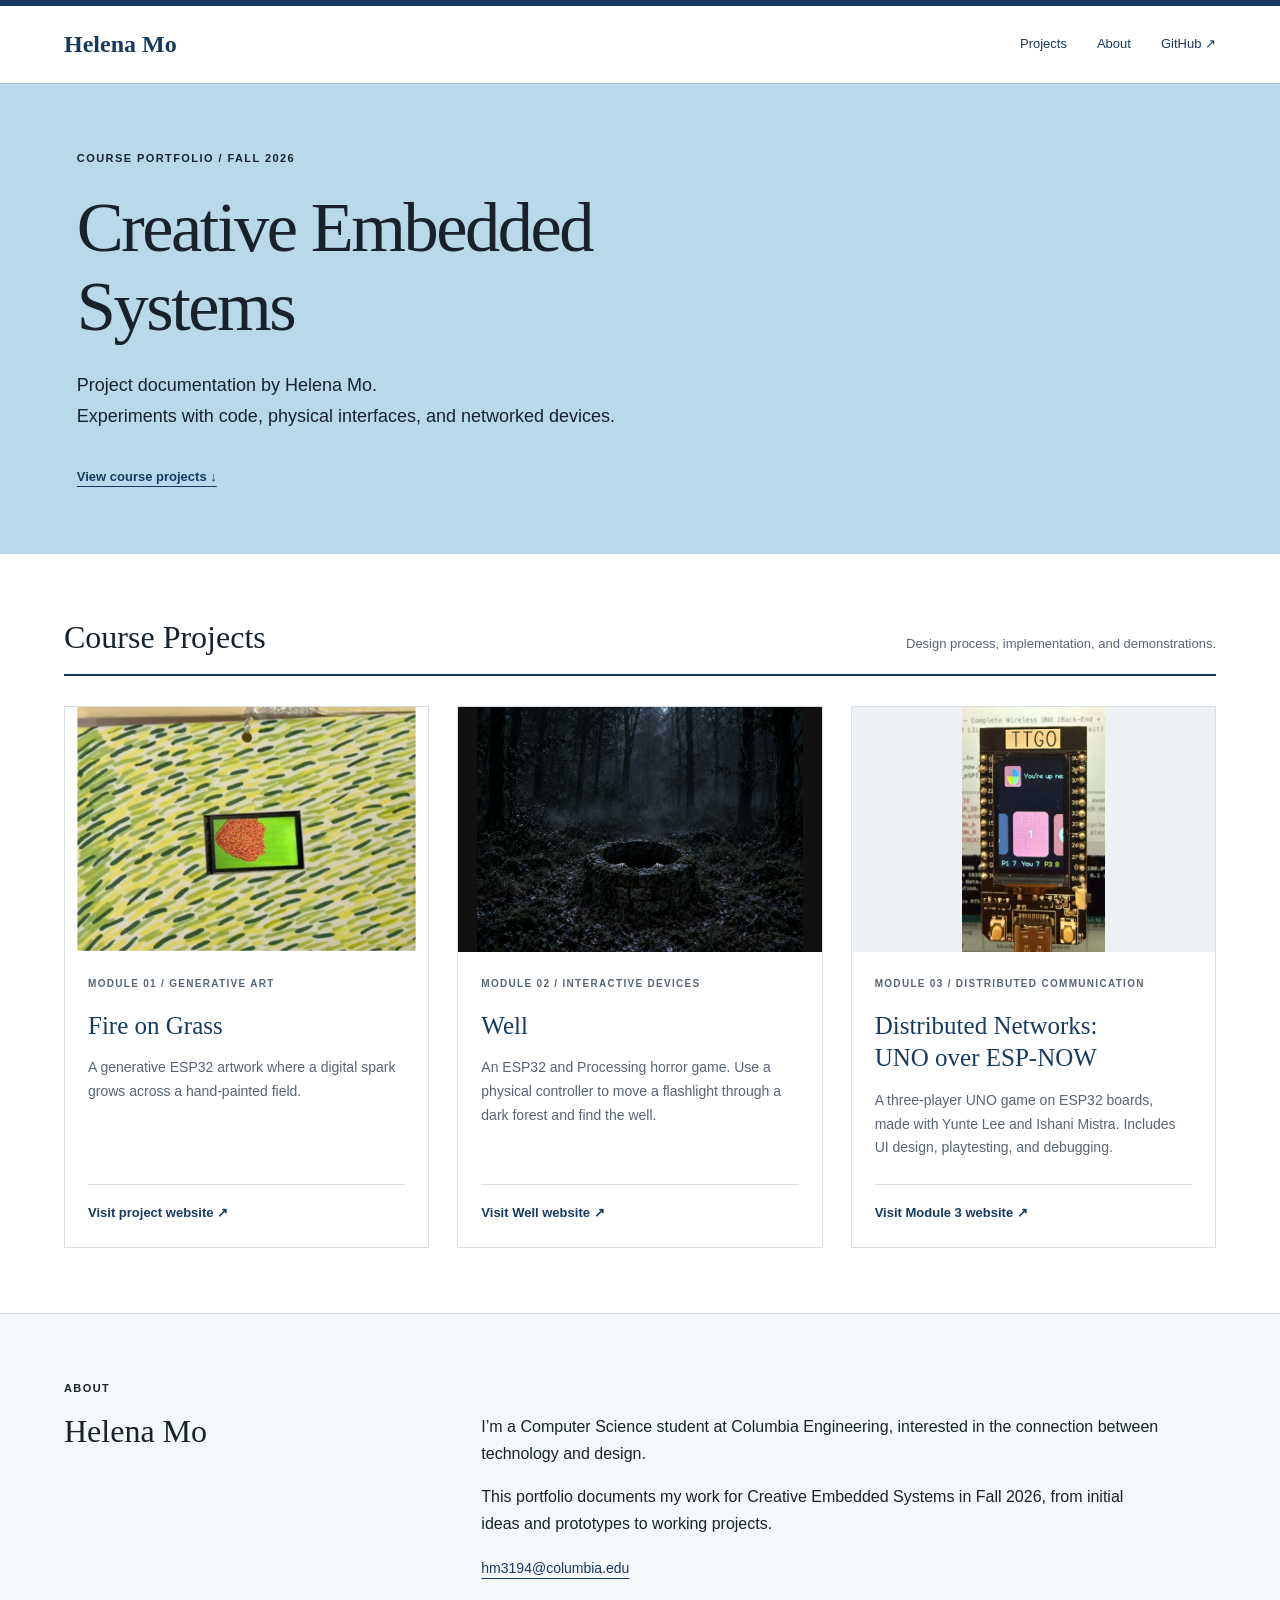
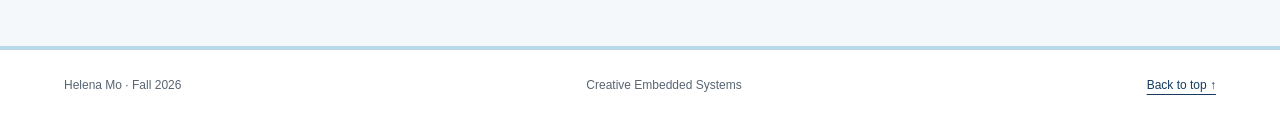
<file: index.html>
<!doctype html>
<html lang="en"><head><meta charset="utf-8"><meta name="viewport" content="width=device-width,initial-scale=1"><title>Helena Mo | Creative Embedded Systems, Fall 2026</title><meta name="description" content="Helena Mo's course portfolio: generative art, interactive devices, and distributed communication."><link rel="stylesheet" href="course.css"></head>
<body>
<header><a class="name" href="#top">Helena Mo</a><nav aria-label="Main navigation"><a href="#projects">Projects</a><a href="#about">About</a><a href="https://github.com/helenamoisme">GitHub ↗</a></nav></header>
<main id="top">
<section class="hero"><p class="eyebrow">COURSE PORTFOLIO / FALL 2026</p><h1>Creative Embedded<br>Systems</h1><p class="lead">Project documentation by Helena Mo.<br>Experiments with code, physical interfaces, and networked devices.</p><a class="jump" href="#projects">View course projects ↓</a></section>
<section id="projects"><div class="section-title"><h2>Course Projects</h2><p>Design process, implementation, and demonstrations.</p></div>
<div class="projects">
<article><a class="photo" href="fire-on-grass.html"><img src="assets/fire-on-grass/fire-on-grass-installation.jpg" alt="Fire on Grass installation"></a><div class="copy"><p class="eyebrow">MODULE 01 / GENERATIVE ART</p><h3><a href="fire-on-grass.html">Fire on Grass</a></h3><p>A generative ESP32 artwork where a digital spark grows across a hand-painted field.</p><a class="project-link" href="fire-on-grass.html">Visit project website ↗</a></div></article>
<article><a class="photo well" href="https://helenamoisme.github.io/well/"><img src="assets/well.png" alt="Well horror game artwork"></a><div class="copy"><p class="eyebrow">MODULE 02 / INTERACTIVE DEVICES</p><h3><a href="https://helenamoisme.github.io/well/">Well</a></h3><p>An ESP32 and Processing horror game. Use a physical controller to move a flashlight through a dark forest and find the well.</p><a class="project-link" href="https://helenamoisme.github.io/well/">Visit Well website ↗</a></div></article>
<article><a class="photo uno" href="https://helenamoisme.github.io/uno-espnow/"><img src="assets/uno-game.jpg" alt="UNO game running on a LILYGO T-Display"></a><div class="copy"><p class="eyebrow">MODULE 03 / DISTRIBUTED COMMUNICATION</p><h3><a href="https://helenamoisme.github.io/uno-espnow/">Distributed Networks:<br>UNO over ESP-NOW</a></h3><p>A three-player UNO game on ESP32 boards, made with Yunte Lee and Ishani Mistra. Includes UI design, playtesting, and debugging.</p><a class="project-link" href="https://helenamoisme.github.io/uno-espnow/">Visit Module 3 website ↗</a></div></article>
</div></section>
<section id="about"><p class="eyebrow">ABOUT</p><div class="about"><h2>Helena Mo</h2><div><p>I’m a Computer Science student at Columbia Engineering, interested in the connection between technology and design.</p><p>This portfolio documents my work for Creative Embedded Systems in Fall 2026, from initial ideas and prototypes to working projects.</p><a href="mailto:hm3194@columbia.edu">hm3194@columbia.edu</a></div></div></section>
</main><footer><span>Helena Mo · Fall 2026</span><span>Creative Embedded Systems</span><a href="#top">Back to top ↑</a></footer></body></html>
</file>
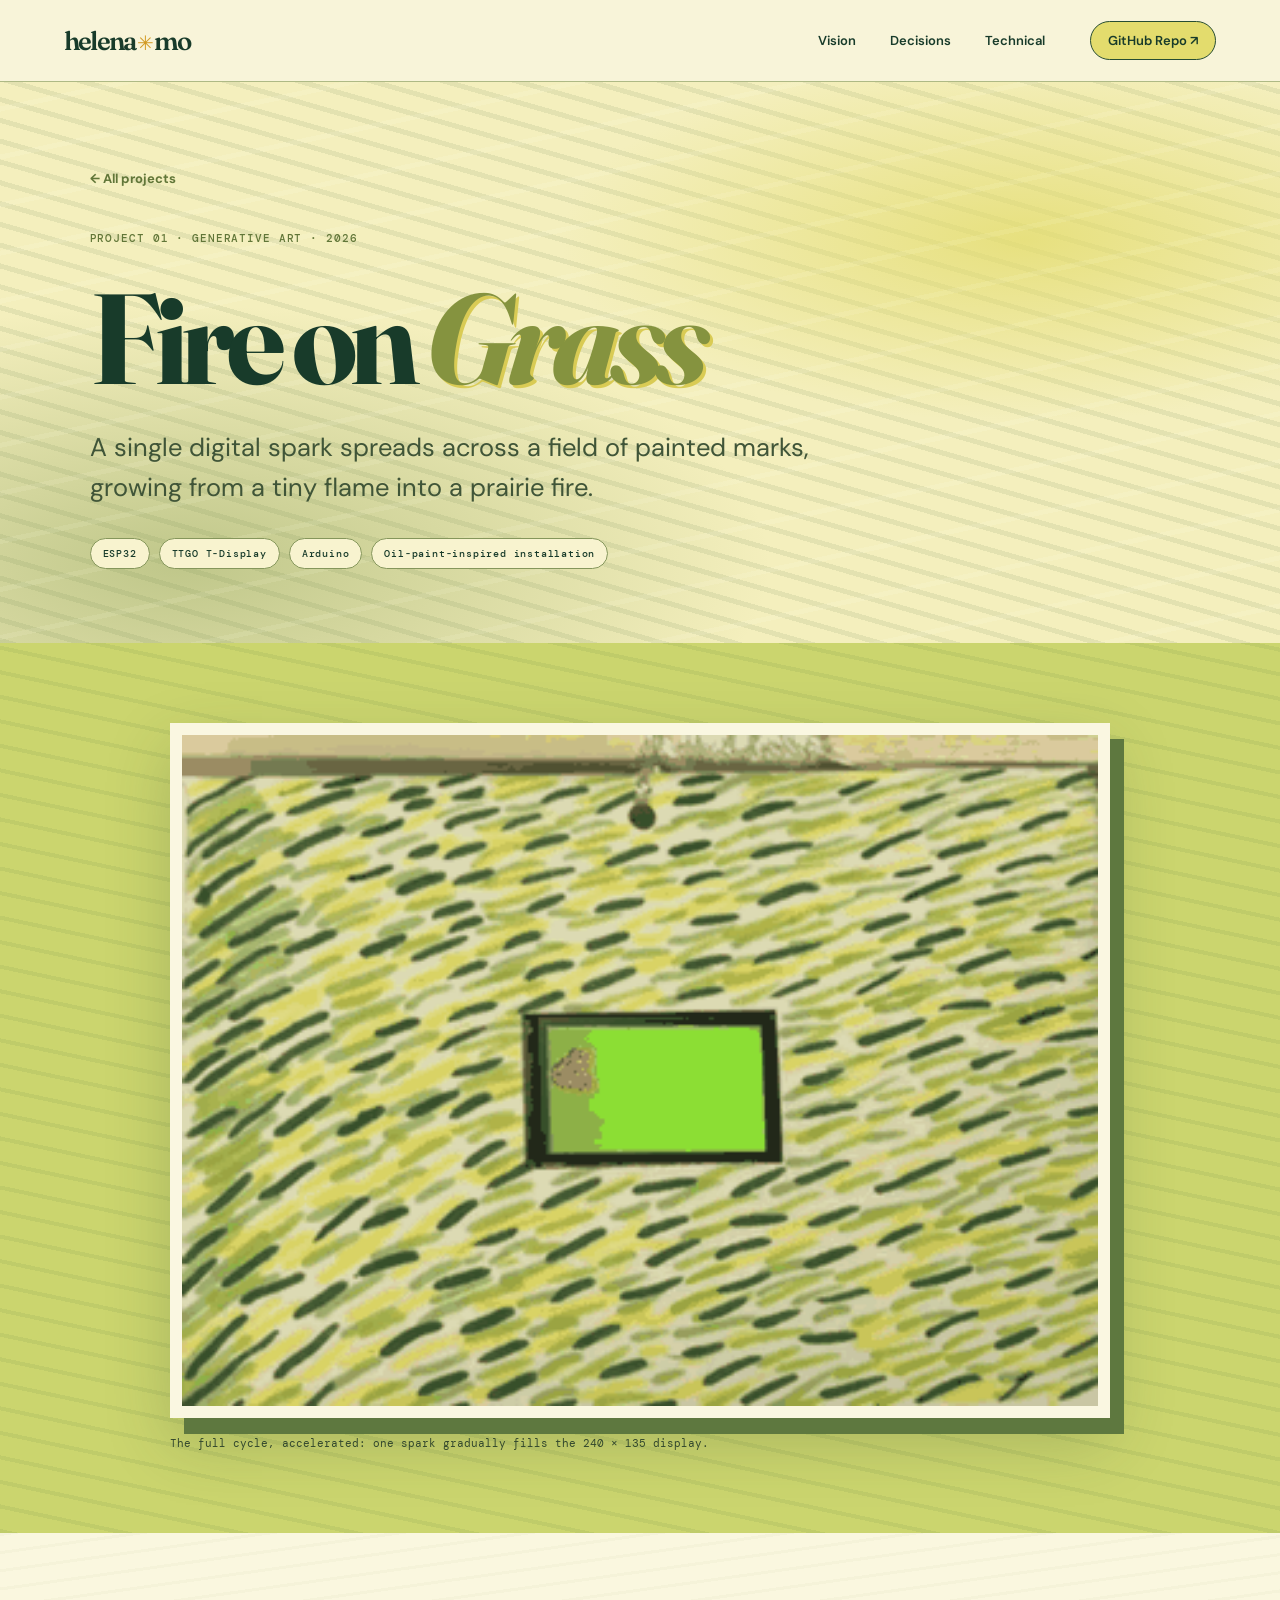
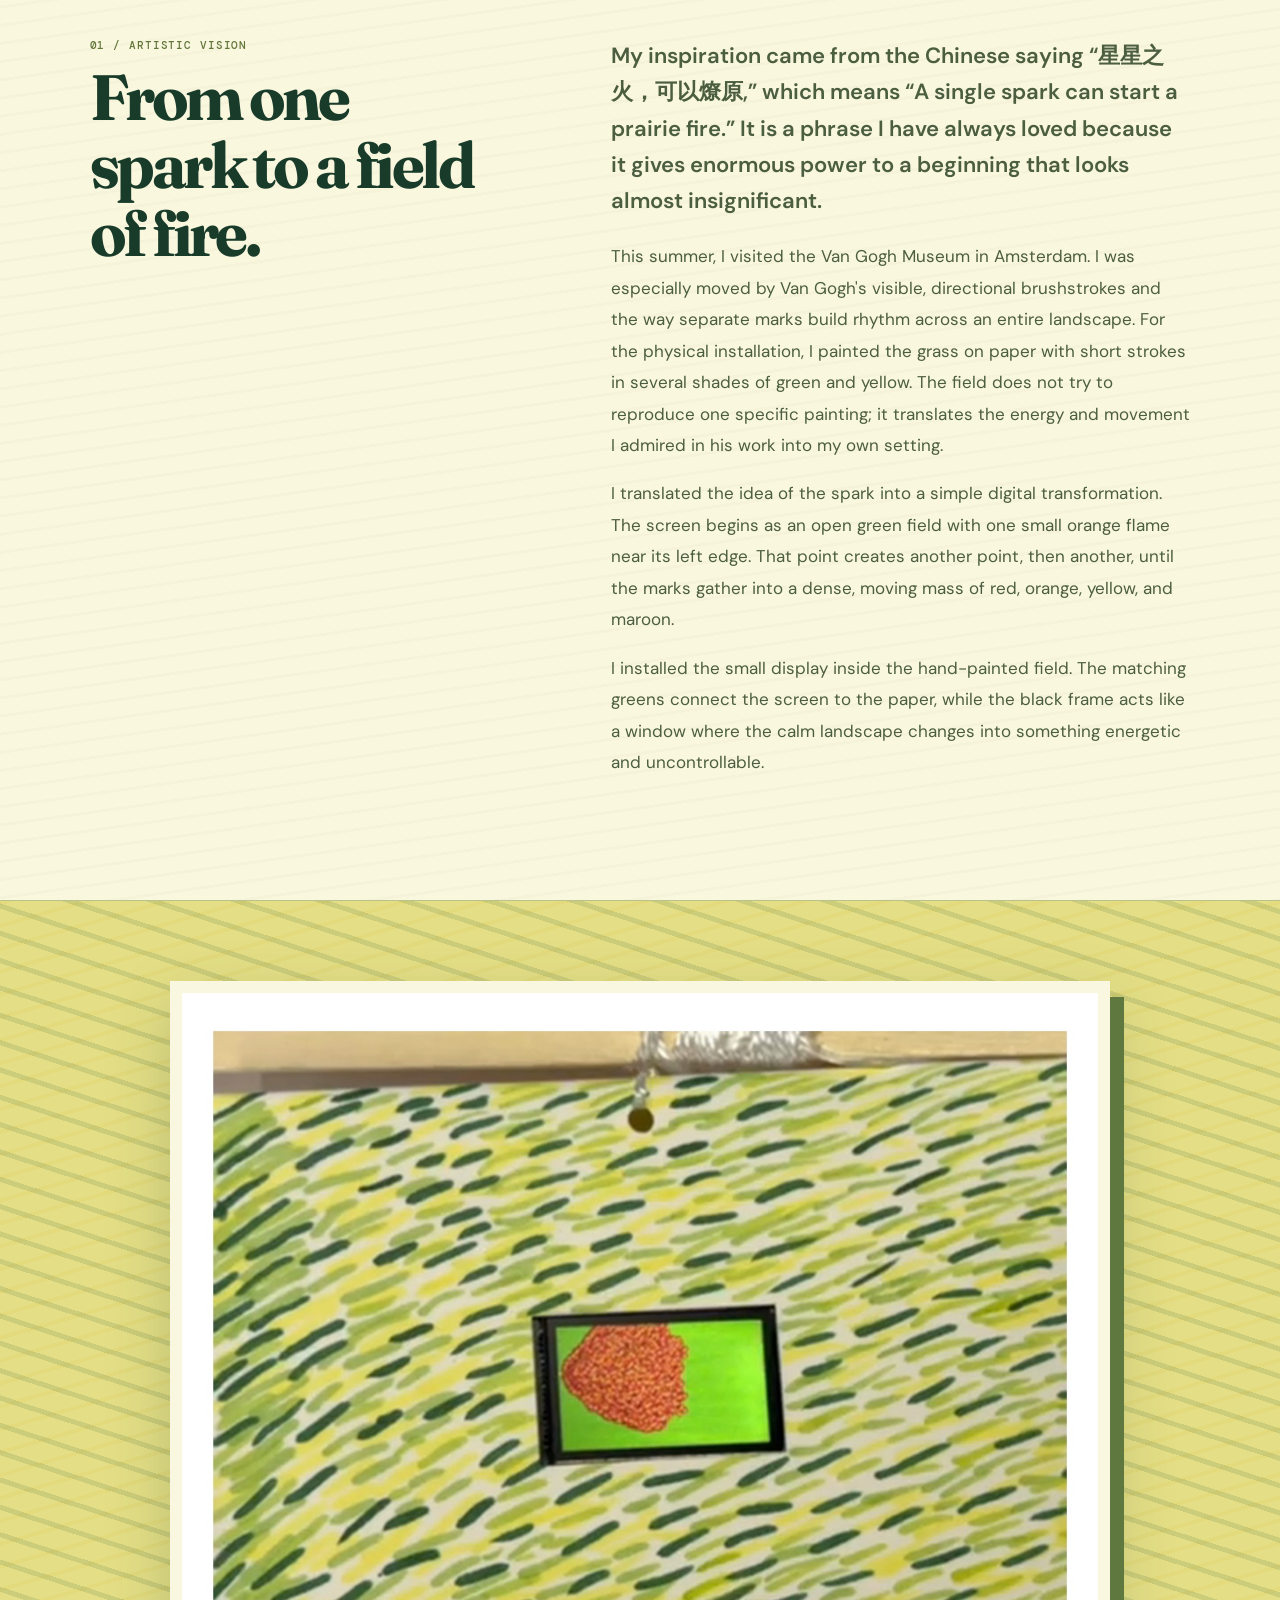
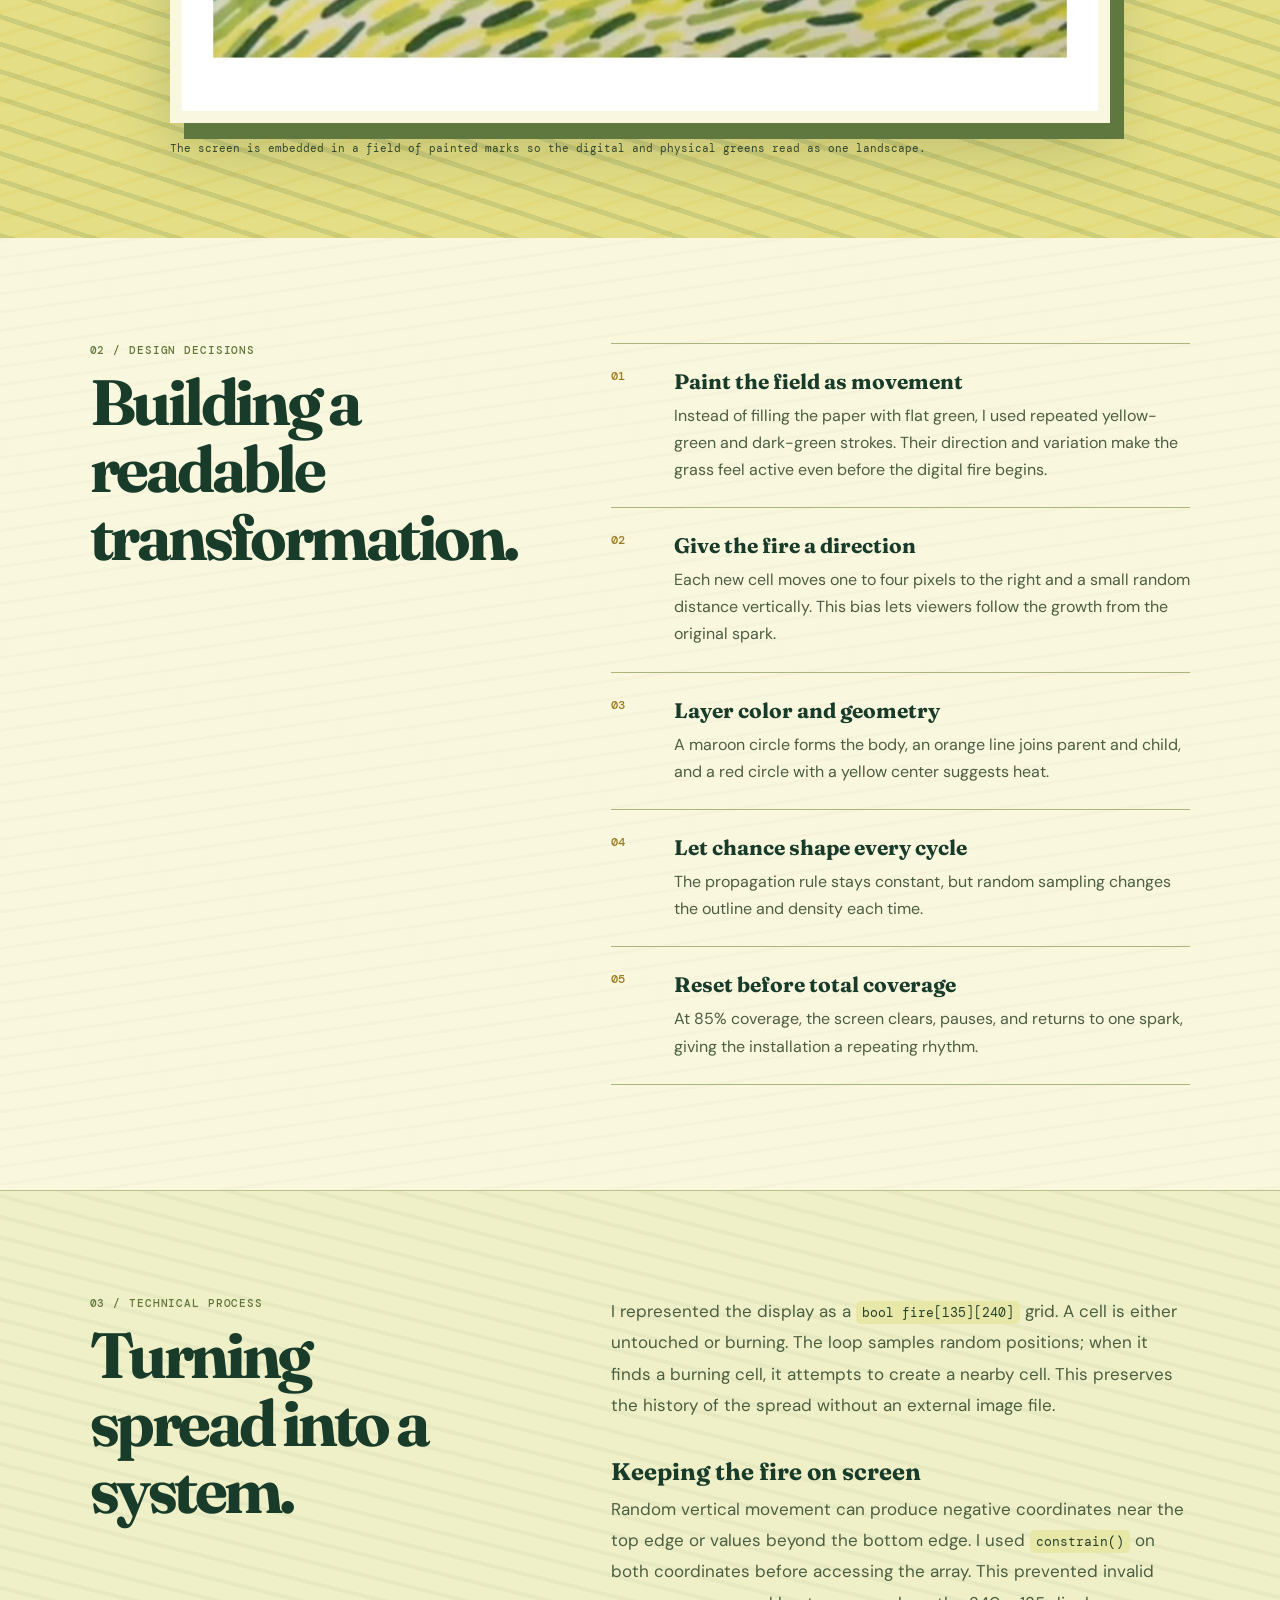
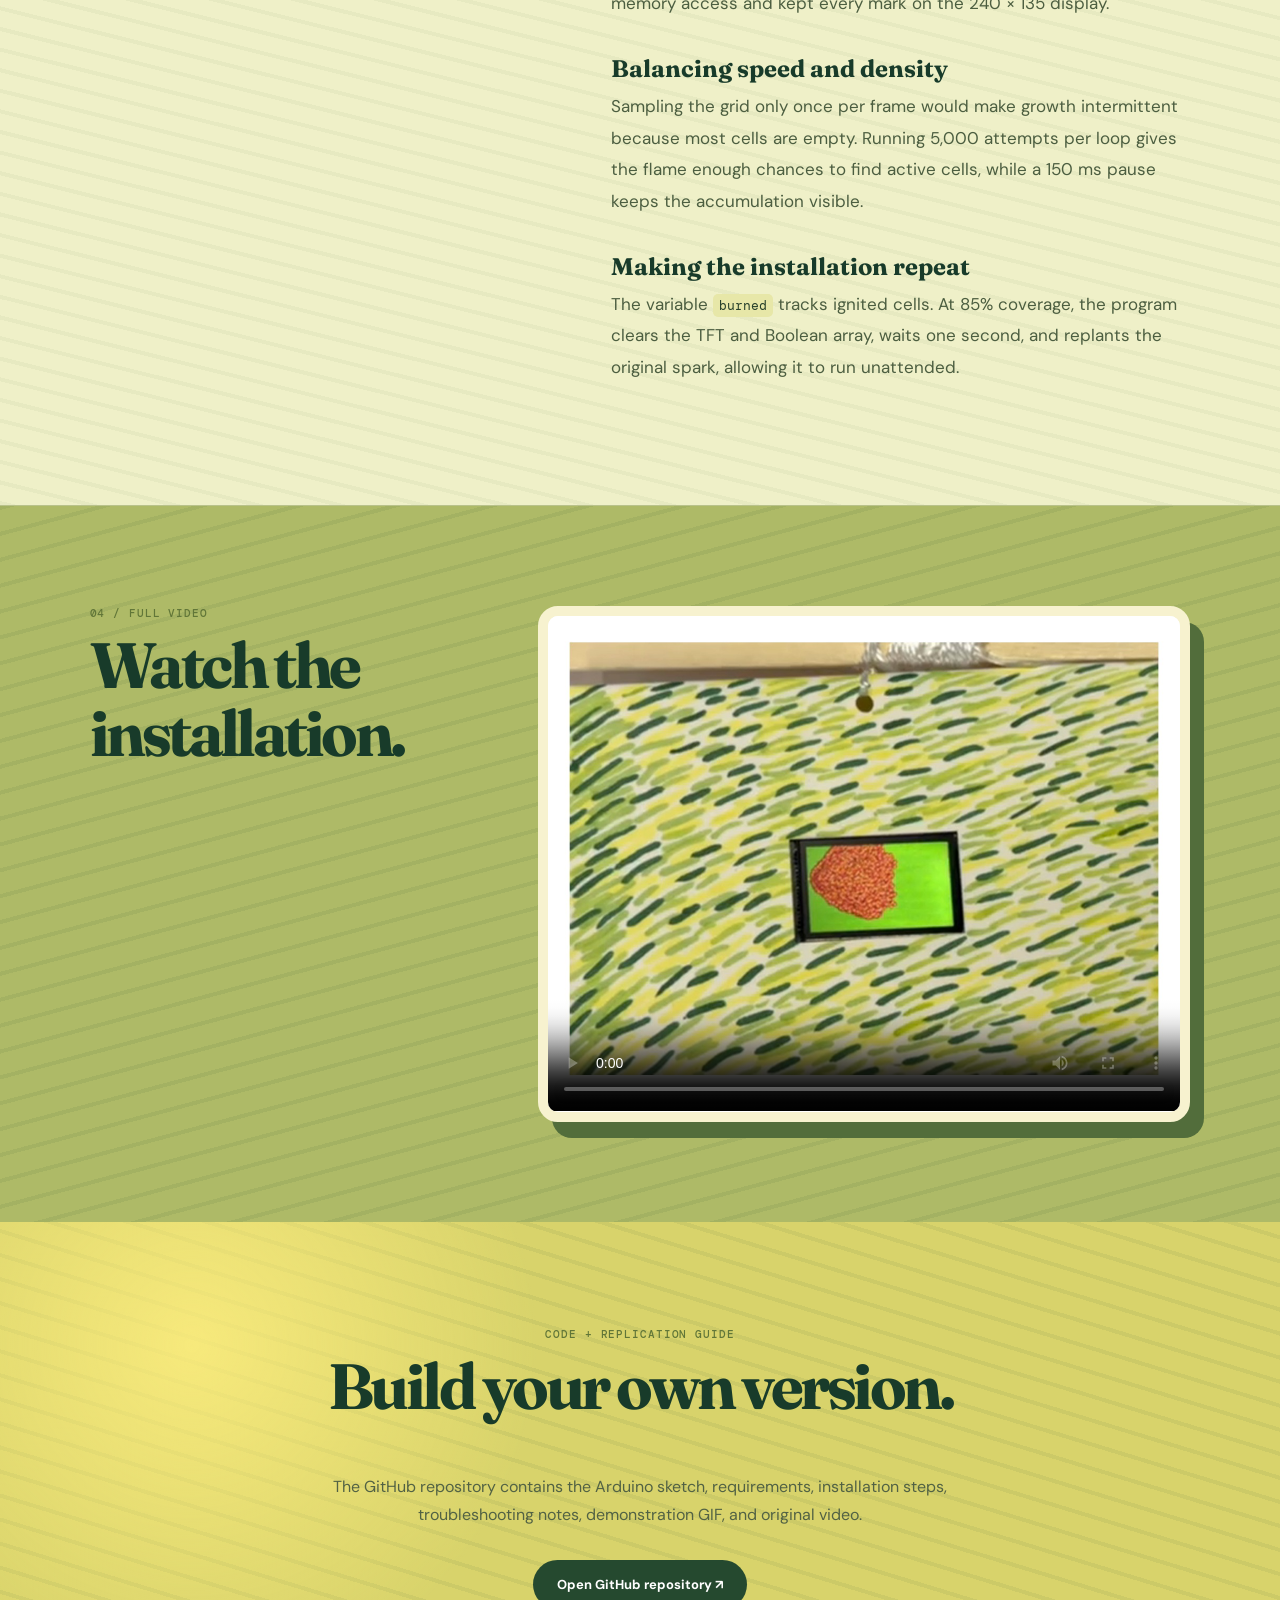
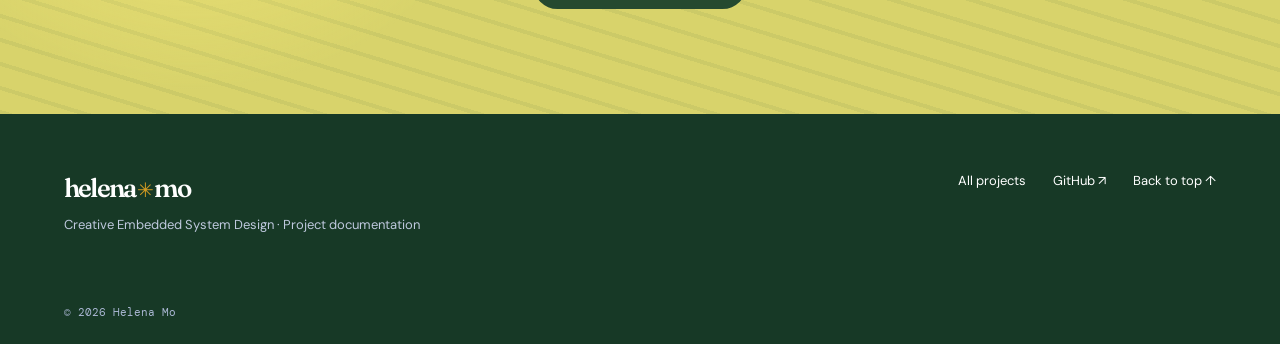
<file: fire-on-grass.html>
<!doctype html>
<html lang="en">
<head>
  <meta charset="UTF-8"><meta name="viewport" content="width=device-width, initial-scale=1">
  <meta name="description" content="Design documentation for Fire on Grass, a generative ESP32 installation by Helena Mo.">
  <title>Fire on Grass · Helena Mo</title>
  <link rel="preconnect" href="https://fonts.googleapis.com"><link rel="preconnect" href="https://fonts.gstatic.com" crossorigin>
  <link href="https://fonts.googleapis.com/css2?family=DM+Mono:wght@400;500&family=DM+Sans:wght@400;500;600;700&family=Fraunces:opsz,wght@9..144,500;9..144,600&display=swap" rel="stylesheet">
  <link rel="stylesheet" href="styles.css">
</head>
<body class="article-page">
  <header class="site-header" id="top"><a class="logo" href="index.html">helena<span>✳</span>mo</a><nav aria-label="Project navigation"><a href="#vision">Vision</a><a href="#decisions">Decisions</a><a href="#technical">Technical</a></nav><a class="github" href="https://github.com/helenamoisme/fire-on-grass" target="_blank" rel="noopener noreferrer">GitHub Repo ↗</a></header>
  <main><article>
    <header class="article-hero"><a class="back-link" href="index.html#projects">← All projects</a><p class="eyebrow">PROJECT 01 · GENERATIVE ART · 2026</p><h1>Fire on <em>Grass</em></h1><p class="article-deck">A single digital spark spreads across a field of painted marks, growing from a tiny flame into a prairie fire.</p><div class="article-meta"><span>ESP32</span><span>TTGO T-Display</span><span>Arduino</span><span>Oil-paint-inspired installation</span></div></header>
    <section class="article-media lead-media"><img src="assets/fire-on-grass/fire-on-grass-demo.gif" alt="Animation showing a small spark growing across the display"><p class="caption">The full cycle, accelerated: one spark gradually fills the 240 × 135 display.</p></section>
    <section class="article-section" id="vision"><div><p class="label">01 / ARTISTIC VISION</p><h2>From one spark to a field of fire.</h2></div><div class="article-copy"><p class="large">My inspiration came from the Chinese saying “星星之火，可以燎原,” which means “A single spark can start a prairie fire.” It is a phrase I have always loved because it gives enormous power to a beginning that looks almost insignificant.</p><p>This summer, I visited the Van Gogh Museum in Amsterdam. I was especially moved by Van Gogh's visible, directional brushstrokes and the way separate marks build rhythm across an entire landscape. For the physical installation, I painted the grass on paper with short strokes in several shades of green and yellow. The field does not try to reproduce one specific painting; it translates the energy and movement I admired in his work into my own setting.</p><p>I translated the idea of the spark into a simple digital transformation. The screen begins as an open green field with one small orange flame near its left edge. That point creates another point, then another, until the marks gather into a dense, moving mass of red, orange, yellow, and maroon.</p><p>I installed the small display inside the hand-painted field. The matching greens connect the screen to the paper, while the black frame acts like a window where the calm landscape changes into something energetic and uncontrollable.</p></div></section>
    <section class="article-media installation-media"><img src="assets/fire-on-grass/fire-on-grass-installation.jpg" alt="TTGO display installed in the center of a hand-painted grass field"><p class="caption">The screen is embedded in a field of painted marks so the digital and physical greens read as one landscape.</p></section>
    <section class="article-section" id="decisions"><div><p class="label">02 / DESIGN DECISIONS</p><h2>Building a readable transformation.</h2></div><div class="decision-list"><div><span>01</span><h3>Paint the field as movement</h3><p>Instead of filling the paper with flat green, I used repeated yellow-green and dark-green strokes. Their direction and variation make the grass feel active even before the digital fire begins.</p></div><div><span>02</span><h3>Give the fire a direction</h3><p>Each new cell moves one to four pixels to the right and a small random distance vertically. This bias lets viewers follow the growth from the original spark.</p></div><div><span>03</span><h3>Layer color and geometry</h3><p>A maroon circle forms the body, an orange line joins parent and child, and a red circle with a yellow center suggests heat.</p></div><div><span>04</span><h3>Let chance shape every cycle</h3><p>The propagation rule stays constant, but random sampling changes the outline and density each time.</p></div><div><span>05</span><h3>Reset before total coverage</h3><p>At 85% coverage, the screen clears, pauses, and returns to one spark, giving the installation a repeating rhythm.</p></div></div></section>
    <section class="article-section technical" id="technical"><div><p class="label">03 / TECHNICAL PROCESS</p><h2>Turning spread into a system.</h2></div><div class="article-copy"><p>I represented the display as a <code>bool fire[135][240]</code> grid. A cell is either untouched or burning. The loop samples random positions; when it finds a burning cell, it attempts to create a nearby cell. This preserves the history of the spread without an external image file.</p><h3>Keeping the fire on screen</h3><p>Random vertical movement can produce negative coordinates near the top edge or values beyond the bottom edge. I used <code>constrain()</code> on both coordinates before accessing the array. This prevented invalid memory access and kept every mark on the 240 × 135 display.</p><h3>Balancing speed and density</h3><p>Sampling the grid only once per frame would make growth intermittent because most cells are empty. Running 5,000 attempts per loop gives the flame enough chances to find active cells, while a 150 ms pause keeps the accumulation visible.</p><h3>Making the installation repeat</h3><p>The variable <code>burned</code> tracks ignited cells. At 85% coverage, the program clears the TFT and Boolean array, waits one second, and replants the original spark, allowing it to run unattended.</p></div></section>
    <section class="video-section"><div><p class="label">04 / FULL VIDEO</p><h2>Watch the installation.</h2></div><video controls playsinline preload="metadata" poster="assets/fire-on-grass/fire-on-grass-installation.jpg"><source src="assets/fire-on-grass/fire-on-grass-demo.mp4" type="video/mp4">Your browser does not support embedded video.</video></section>
    <section class="repo-callout"><p class="label">CODE + REPLICATION GUIDE</p><h2>Build your own version.</h2><p>The GitHub repository contains the Arduino sketch, requirements, installation steps, troubleshooting notes, demonstration GIF, and original video.</p><a class="button dark" href="https://github.com/helenamoisme/fire-on-grass" target="_blank" rel="noopener noreferrer">Open GitHub repository ↗</a></section>
  </article></main>
  <footer><div><a class="logo" href="index.html">helena<span>✳</span>mo</a><p>Creative Embedded System Design · Project documentation</p></div><div class="footer-links"><a href="index.html#projects">All projects</a><a href="https://github.com/helenamoisme/fire-on-grass" target="_blank" rel="noopener noreferrer">GitHub ↗</a><a href="#top">Back to top ↑</a></div><small>© 2026 Helena Mo</small></footer>
</body></html>
</file>
<file: course.css>
:root{--blue:#b9d9eb;--navy:#173b60;--ink:#17222c;--muted:#586572;--line:#d7dfe5}*{box-sizing:border-box}html{scroll-behavior:smooth;scroll-padding-top:25px}body{margin:0;background:white;color:var(--ink);font:16px/1.7 Arial,Helvetica,sans-serif}a{color:var(--navy);text-underline-offset:5px}a:focus-visible{outline:3px solid #1d4f91;outline-offset:5px}header,main,footer{max-width:1280px;margin:auto}header{padding:25px 5%;display:flex;justify-content:space-between;gap:25px;align-items:center;border-top:6px solid var(--navy)}.name{font:600 24px Georgia,serif;text-decoration:none}nav{display:flex;gap:30px;font-size:13px}nav a{text-decoration:none}.hero{background:var(--blue);padding:65px 6%;border-top:1px solid #a3c3d6}.eyebrow{font-size:11px;font-weight:600;letter-spacing:.13em;margin:0 0 15px}.hero h1{font:normal clamp(40px,5.5vw,72px)/1.12 Georgia,serif;margin:20px 0 25px;letter-spacing:-.035em}.lead{font-size:18px;line-height:1.7;margin-bottom:30px}.jump{font-size:13px;font-weight:600}#projects,#about{padding:65px 5%}.section-title{display:flex;justify-content:space-between;align-items:baseline;gap:20px;border-bottom:2px solid var(--navy);margin-bottom:30px;padding-bottom:18px}h2{font:normal 32px Georgia,serif;margin:0}.section-title p{font-size:13px;color:var(--muted);margin:0}.projects{display:grid;grid-template-columns:repeat(3,minmax(0,1fr));gap:28px}article{border:1px solid var(--line);display:flex;flex-direction:column}.photo{display:block;height:245px;background:#edf1f4;overflow:hidden}.photo img{width:100%;height:100%;object-fit:cover;display:block}.uno img{object-fit:contain}.well{background:#111}.well img{object-fit:contain}.copy{padding:23px;display:flex;flex:1;flex-direction:column}.copy .eyebrow{font-size:10px;color:var(--muted)}h3{font:normal 25px/1.3 Georgia,serif;margin:3px 0 14px}h3 a{text-decoration:none}.copy>p:not(.eyebrow){font-size:14px;color:var(--muted);margin:0 0 24px}.project-link{margin-top:auto;border-top:1px solid var(--line);padding-top:17px;font-size:13px;font-weight:600;text-decoration:none}.project-link:hover,h3 a:hover{text-decoration:underline}#about{border-top:1px solid var(--line);background:#f5f8fa}.about{display:grid;grid-template-columns:1fr 2fr;gap:50px}.about p{margin:0 0 16px;max-width:680px}.about a{font-size:14px}footer{padding:25px 5%;display:flex;justify-content:space-between;gap:18px;flex-wrap:wrap;font-size:12px;border-top:4px solid var(--blue);color:var(--muted)}@media(max-width:850px){.projects{grid-template-columns:1fr}.photo{height:300px}.uno img{object-fit:contain}.section-title{display:block}.section-title p{margin-top:12px}.about{grid-template-columns:1fr;gap:20px}.hero{padding:40px 6%}}@media(max-width:450px){nav{gap:14px}header{padding:20px 5%}.name{font-size:21px}.hero h1{font-size:39px}.photo{height:245px}}@media(prefers-reduced-motion:reduce){html{scroll-behavior:auto}}
</file>
<file: styles.css>
:root{--ink:#26385f;--muted:#62708e;--pink:#ed8db8;--blue:#a9d8fb;--line:#dce2f1}*{box-sizing:border-box}html{scroll-behavior:smooth}body{margin:0;color:var(--ink);font-family:"DM Sans",sans-serif;background:#fffafc}a{color:inherit}h1,h2,h3,p{margin-top:0}h1,h2,h3,.logo{font-family:"Fraunces",Georgia,serif}h1,h2{letter-spacing:-.055em}section,footer,.site-header{padding-left:max(5vw,24px);padding-right:max(5vw,24px)}.site-header{height:82px;display:flex;align-items:center;gap:45px;border-bottom:1px solid var(--line)}.logo{font-size:26px;font-weight:600;letter-spacing:-.07em;text-decoration:none;white-space:nowrap}.logo span{color:var(--pink);font:20px "DM Sans",sans-serif;margin:0 2px}.site-header nav{display:flex;gap:34px;margin-left:auto}.site-header nav a,.github{font-size:13px;font-weight:600;text-decoration:none}.site-header a:hover,footer a:hover{color:#5b7fc2}.github{border:1px solid var(--ink);padding:10px 17px;border-radius:99px}.hero{min-height:630px;display:grid;grid-template-columns:1fr .85fr;gap:35px;align-items:center;background:radial-gradient(circle at 90% 10%,#e8f5ff,transparent 35%),linear-gradient(130deg,#fffafc 40%,#fff0f7);padding-top:60px;padding-bottom:70px}.hero-copy{z-index:1}.eyebrow,.label,.tag,.art-note,figcaption{font:500 11px "DM Mono",monospace;letter-spacing:.08em}.eyebrow,.label{color:#5b7fc2}.hero h1{font-size:clamp(68px,7.5vw,115px);line-height:1.03;margin:28px 0;max-width:720px}.hero h1 em,.process h2 em{color:var(--pink)}.intro{max-width:550px;font-size:19px;line-height:1.65;color:#52617e}.actions{display:flex;gap:12px;flex-wrap:wrap;margin-top:32px}.button{display:inline-flex;align-items:center;padding:16px 24px;border-radius:99px;font-size:13px;font-weight:700;text-decoration:none;transition:transform .2s}.button:hover{transform:translateY(-3px)}.dark{background:var(--ink);color:white}.light{border:1px solid #b7bdd1}.hero-art{height:480px;position:relative}.orbit{position:absolute;border:2px solid #a6b7e577;border-radius:50%;transform:rotate(-28deg)}.orbit-a{width:87%;height:60%;top:18%;left:7%}.orbit-b{width:66%;height:82%;top:8%;left:18%;transform:rotate(32deg);border-color:#ed8db866}.orb{position:absolute;width:63%;aspect-ratio:1;left:19%;top:17%;display:grid;place-items:center;border-radius:42% 58% 59% 41%/44% 43% 57% 56%;background:radial-gradient(circle at 32% 26%,#fff8fc,#f8bed7 35%,#d3b8ea 64%,#91bdf0);box-shadow:18px 25px 60px #bdc5e266;color:#fff9;font-size:clamp(125px,17vw,240px);transform:rotate(-15deg)}.art-note{position:absolute;background:white;padding:12px 15px;border:1px solid var(--line);border-radius:99px;box-shadow:0 10px 25px #97a8d128;color:#5b7fc2}.note-a{right:0;top:15%}.note-b{left:0;bottom:14%}.spark{position:absolute;left:4%;top:16%;color:var(--pink);font-size:45px}.ribbon{display:flex;justify-content:space-around;gap:18px;padding:20px;background:var(--blue);font:500 12px "DM Mono",monospace;text-transform:uppercase;letter-spacing:.12em;color:#2b4d76}.ribbon span{color:#2b4d76}.section{padding-top:100px;padding-bottom:100px}.section h2{font-size:clamp(43px,4.6vw,70px);line-height:1.08}.about{background:#fff}.about h2 span,.projects h2 span{color:var(--pink)}.about-grid{display:grid;grid-template-columns:minmax(280px,.75fr) 1fr;gap:clamp(40px,8vw,130px);align-items:center}.portrait{height:480px;max-width:450px;margin:0 15px 15px 0;border-radius:220px 220px 18px 18px;overflow:hidden;position:relative;background:var(--blue);box-shadow:15px 15px 0 #e3f3ff}.portrait img{width:100%;height:100%;object-fit:cover;object-position:50% 55%}.portrait figcaption{position:absolute;bottom:0;left:0;right:0;background:#fffc;padding:15px 20px}.about-text{max-width:630px}.about-text>p{font-size:18px;line-height:1.8;color:#4e5b76}.about-text>.large{font-size:23px;font-weight:600;line-height:1.55;color:var(--ink)}.goal{display:flex;gap:20px;padding:24px 28px;margin-top:32px;border:1px solid #f7d6e6;border-radius:19px;background:#fff0f7}.goal>b{font-size:30px;color:var(--pink)}.goal strong{font-size:14px}.goal p{margin:8px 0 0;line-height:1.6;font-size:15px;color:#5d6480}.projects{background:#f6f9ff}.section-head{display:flex;justify-content:space-between;align-items:end;gap:40px;margin-bottom:42px}.section-head h2{margin-bottom:0}.section-head>p{max-width:330px;line-height:1.7;color:var(--muted);font-size:14px}.cards{display:grid;grid-template-columns:repeat(3,1fr);gap:22px}.card{display:block;overflow:hidden;border:1px solid var(--line);border-radius:22px;background:white;box-shadow:0 12px 35px #6c8ab10c;text-decoration:none;transition:transform .2s,box-shadow .2s}.card:hover{transform:translateY(-5px);box-shadow:0 18px 45px #6c8ab122}.card-art{height:245px;display:grid;place-items:center;position:relative;overflow:hidden}.art-pink{background:#f8d7e9}.art-blue{background:#bcdafa}.art-lilac{background:#dfd9f9}.card-art>span{font-size:180px;line-height:1;color:#fff9}.art-blue>span{transform:rotate(-20deg)}.card-art small{position:absolute;left:18px;top:18px;border-radius:9px;background:#fff9;padding:8px 11px;font:500 11px "DM Mono",monospace}.project-photo img{width:100%;height:100%;object-fit:cover}.card-body{padding:26px}.tag{color:#a86191;font-size:10px}.card h3{font-size:29px;letter-spacing:-.04em;margin:13px 0 10px}.card-body>p:not(.tag){min-height:77px;color:var(--muted);font-size:14px;line-height:1.7}.status{display:flex;justify-content:space-between;border-top:1px solid var(--line);padding-top:18px;color:#5b7fc2;font-size:12px;font-weight:700}.process{display:grid;grid-template-columns:1fr .75fr;gap:80px;background:#fff3f8}.process h2{max-width:660px}.process>div>p:last-child{max-width:530px;color:var(--muted);line-height:1.75}.steps{border-top:1px solid #e8cddd}.steps>div{display:grid;grid-template-columns:42px 1fr;gap:0 13px;border-bottom:1px solid #e8cddd;padding:25px 0}.steps span{grid-row:span 2;color:#bc73a2;font:500 12px "DM Mono",monospace}.steps strong{font-size:20px}.steps p{margin:8px 0 0;color:var(--muted);font-size:14px}footer{display:flex;justify-content:space-between;gap:30px;flex-wrap:wrap;background:var(--ink);color:white;padding-top:58px;padding-bottom:25px}footer p{margin:12px 0 0;color:#bfc9de;font-size:13px}.footer-links{display:flex;gap:27px}.footer-links a{font-size:13px;text-decoration:none}footer small{width:100%;padding-top:42px;color:#aab7d3;font:11px "DM Mono",monospace}@media(max-width:900px){.hero{grid-template-columns:1fr}.hero-art{width:min(100%,530px);height:420px;margin:auto}.cards{grid-template-columns:1fr 1fr}.card:first-child{grid-column:span 2}.process{gap:40px}}@media(max-width:650px){.site-header{height:68px;gap:12px}.site-header nav{gap:13px}.site-header nav a{font-size:11px}.site-header nav a:last-child,.github{display:none}.logo{font-size:22px}.hero{padding-top:58px;padding-bottom:35px}.hero h1{font-size:62px}.intro{font-size:17px}.hero-art{height:300px}.art-note{font-size:8px;padding:8px}.ribbon{overflow:hidden;justify-content:flex-start;white-space:nowrap}.section{padding-top:70px;padding-bottom:70px}.about-grid,.process{grid-template-columns:1fr}.portrait{height:380px;width:min(100%,360px);margin-bottom:25px}.about-text>.large{font-size:20px}.about-text>p{font-size:16px}.section-head{display:block}.section-head>p{margin-top:20px}.cards{grid-template-columns:1fr}.card:first-child{grid-column:auto}.card-art{height:210px}.card-body>p:not(.tag){min-height:0}.footer-links{flex-wrap:wrap}}

.article-page{background:#fff}.article-hero{padding:85px max(7vw,24px) 74px;background:radial-gradient(circle at 90% 10%,#e8f5ff,transparent 34%),linear-gradient(130deg,#fffafc 35%,#fff0f7)}.article-hero h1{font-size:clamp(72px,10vw,145px);line-height:.94;margin:33px 0 30px}.article-hero h1 em{color:var(--pink)}.back-link{display:inline-block;margin-bottom:44px;color:#5b7fc2;font-size:13px;font-weight:700;text-decoration:none}.article-deck{max-width:720px;font-size:clamp(20px,2vw,29px);line-height:1.55;color:#52617e}.article-meta{display:flex;gap:9px;flex-wrap:wrap;margin-top:30px}.article-meta span{padding:8px 12px;border:1px solid #b7c4de;border-radius:99px;font:500 10px "DM Mono",monospace;letter-spacing:.08em}.article-media{padding:80px max(9vw,24px);background:#f6f9ff}.article-media img{display:block;width:min(100%,940px);margin:auto;background:#fff;box-shadow:0 20px 65px #5c739526}.caption{width:min(100%,940px);margin:17px auto 0;color:var(--muted);font:11px "DM Mono",monospace;line-height:1.6}.article-section{display:grid;grid-template-columns:minmax(260px,.7fr) 1fr;gap:clamp(45px,9vw,150px);padding:105px max(7vw,24px);border-bottom:1px solid var(--line)}.article-section h2,.video-section h2,.repo-callout h2{font-size:clamp(42px,5vw,73px);line-height:1.06}.article-copy{max-width:690px}.article-copy>p{font-size:17px;line-height:1.85;color:#52617e}.article-copy>.large{font-size:22px;line-height:1.65;color:var(--ink);font-weight:600}.article-copy h3{font-size:24px;margin:35px 0 8px}.article-copy code{background:#eef3fb;padding:3px 6px;border-radius:5px;font:13px "DM Mono",monospace}.installation-media{background:#fff3f8}.decision-list{border-top:1px solid var(--line)}.decision-list>div{display:grid;grid-template-columns:48px 1fr;gap:0 15px;padding:24px 0;border-bottom:1px solid var(--line)}.decision-list span{grid-row:span 2;color:#bc73a2;font:500 12px "DM Mono",monospace}.decision-list h3{font-size:21px;margin:0}.decision-list p{margin:8px 0 0;color:var(--muted);line-height:1.7}.technical{background:#fffafc}.video-section{padding:100px max(7vw,24px);display:grid;grid-template-columns:.58fr 1fr;gap:70px;background:#edf7ff}.video-section video{width:100%;max-height:650px;background:#fff;border-radius:20px;box-shadow:0 20px 60px #47669122}.repo-callout{text-align:center;padding:105px max(7vw,24px);background:#fff0f7}.repo-callout p:not(.label){max-width:650px;margin:0 auto 30px;color:var(--muted);line-height:1.8}.repo-callout .button{margin:auto}
@media(max-width:750px){.article-hero{padding-top:55px}.article-hero h1{font-size:67px}.article-section,.video-section{grid-template-columns:1fr;gap:35px}.article-copy>.large{font-size:19px}.article-media{padding-top:55px;padding-bottom:55px}}

/* Fire on Grass: yellow-green oil-paint palette */
.article-page{--ink:#183b2a;--muted:#526244;--pink:#d19a24;--blue:#c9d66b;--line:#bbc58e;background:#f5f1c8;color:var(--ink)}.article-page:before{content:"";position:fixed;inset:0;z-index:-1;pointer-events:none;background:repeating-linear-gradient(18deg,rgba(70,94,45,.035) 0 3px,transparent 3px 14px),repeating-linear-gradient(164deg,rgba(220,182,40,.04) 0 2px,transparent 2px 17px)}.article-page .site-header{background:#f8f4d9;border-color:#aeb985}.article-page .logo span{color:#d29a22}.article-page .github{background:#e3dc6d;border-color:#274d32}.article-page .article-hero{position:relative;overflow:hidden;background:radial-gradient(ellipse at 80% 28%,rgba(227,220,109,.78),transparent 32%),radial-gradient(ellipse at 14% 86%,rgba(118,143,67,.42),transparent 38%),repeating-linear-gradient(16deg,rgba(55,91,47,.09) 0 5px,transparent 5px 20px),#f4efbd}.article-page .article-hero:after{content:"";position:absolute;inset:0;pointer-events:none;background:repeating-linear-gradient(168deg,transparent 0 24px,rgba(255,255,230,.22) 24px 29px,transparent 29px 47px);mix-blend-mode:soft-light}.article-page .article-hero>*{position:relative;z-index:1}.article-page .article-hero h1 em{color:#85933f;text-shadow:3px 3px 0 #d9cb54}.article-page .eyebrow,.article-page .label,.article-page .back-link{color:#617638}.article-page .article-deck{color:#405538}.article-page .article-meta span{background:#f8f3cf;border-color:#85965b}.article-page .article-media{background:repeating-linear-gradient(12deg,rgba(54,99,55,.08) 0 4px,transparent 4px 24px),#cbd56e}.article-page .article-media img{border:12px solid #faf7e1;box-shadow:14px 16px 0 #5e783f,0 24px 60px rgba(45,67,39,.22)}.article-page .caption{color:#32472d}.article-page .article-section{background:repeating-linear-gradient(172deg,rgba(118,136,57,.035) 0 3px,transparent 3px 18px),#faf7df;border-color:#b9c28b}.article-page .article-copy>p,.article-page .decision-list p{color:#4c5e40}.article-page .article-copy code{background:#e7e7a8;color:#27402b}.article-page .installation-media{background:repeating-linear-gradient(18deg,rgba(42,85,45,.13) 0 5px,transparent 5px 26px),repeating-linear-gradient(164deg,rgba(217,188,57,.13) 0 4px,transparent 4px 22px),#e4df86}.article-page .decision-list,.article-page .decision-list>div{border-color:#aab67d}.article-page .decision-list span{color:#9a7a1f}.article-page .technical{background:repeating-linear-gradient(14deg,rgba(72,105,55,.05) 0 4px,transparent 4px 20px),#eff0c8}.article-page .video-section{background:repeating-linear-gradient(165deg,rgba(37,77,43,.08) 0 4px,transparent 4px 25px),#aeba67}.article-page .video-section video{border:10px solid #f7f2cf;box-shadow:14px 16px 0 #526d3b}.article-page .repo-callout{background:radial-gradient(circle at 15% 25%,rgba(255,239,128,.8),transparent 30%),repeating-linear-gradient(17deg,rgba(61,102,55,.08) 0 4px,transparent 4px 23px),#d8d36b}.article-page .repo-callout .dark{background:#25492f}.article-page footer{background:#173926}.project-photo{background:#d7de73}.project-photo img{filter:saturate(1.08) contrast(1.03)}
</file>
